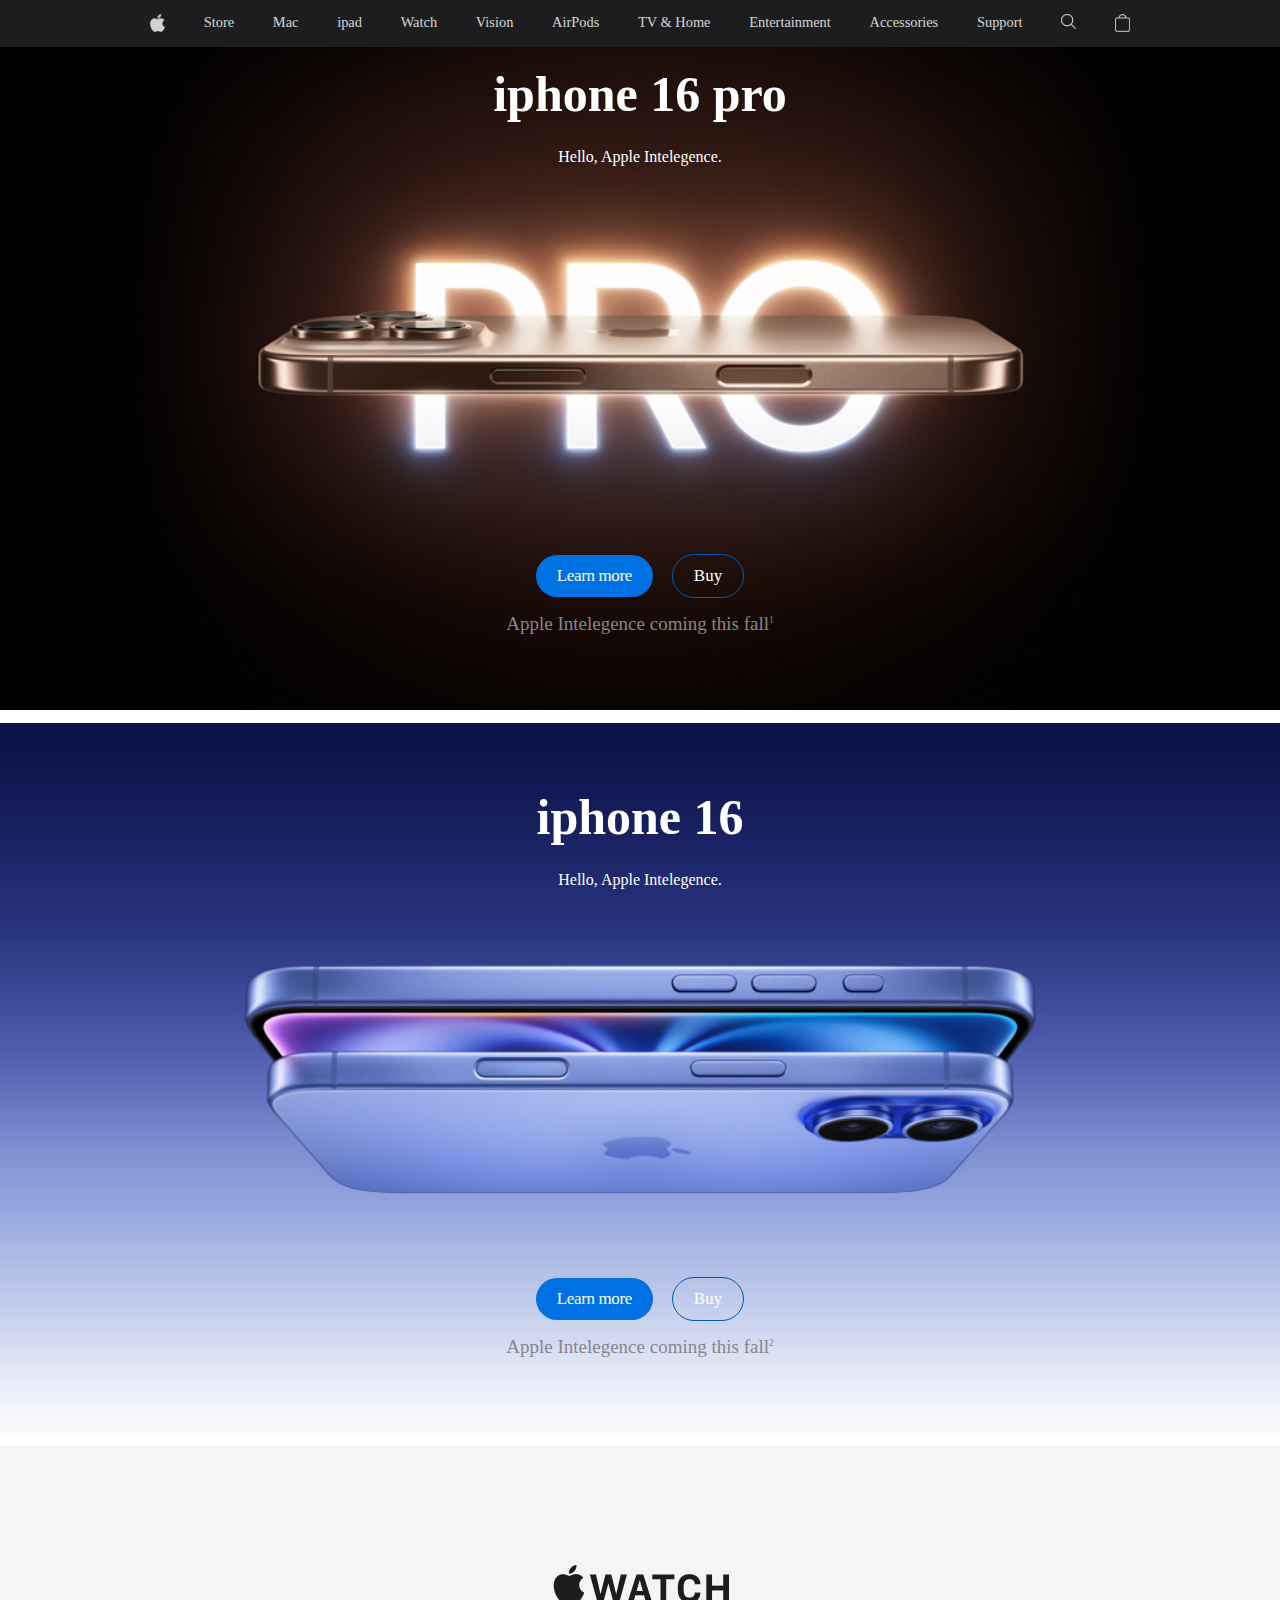
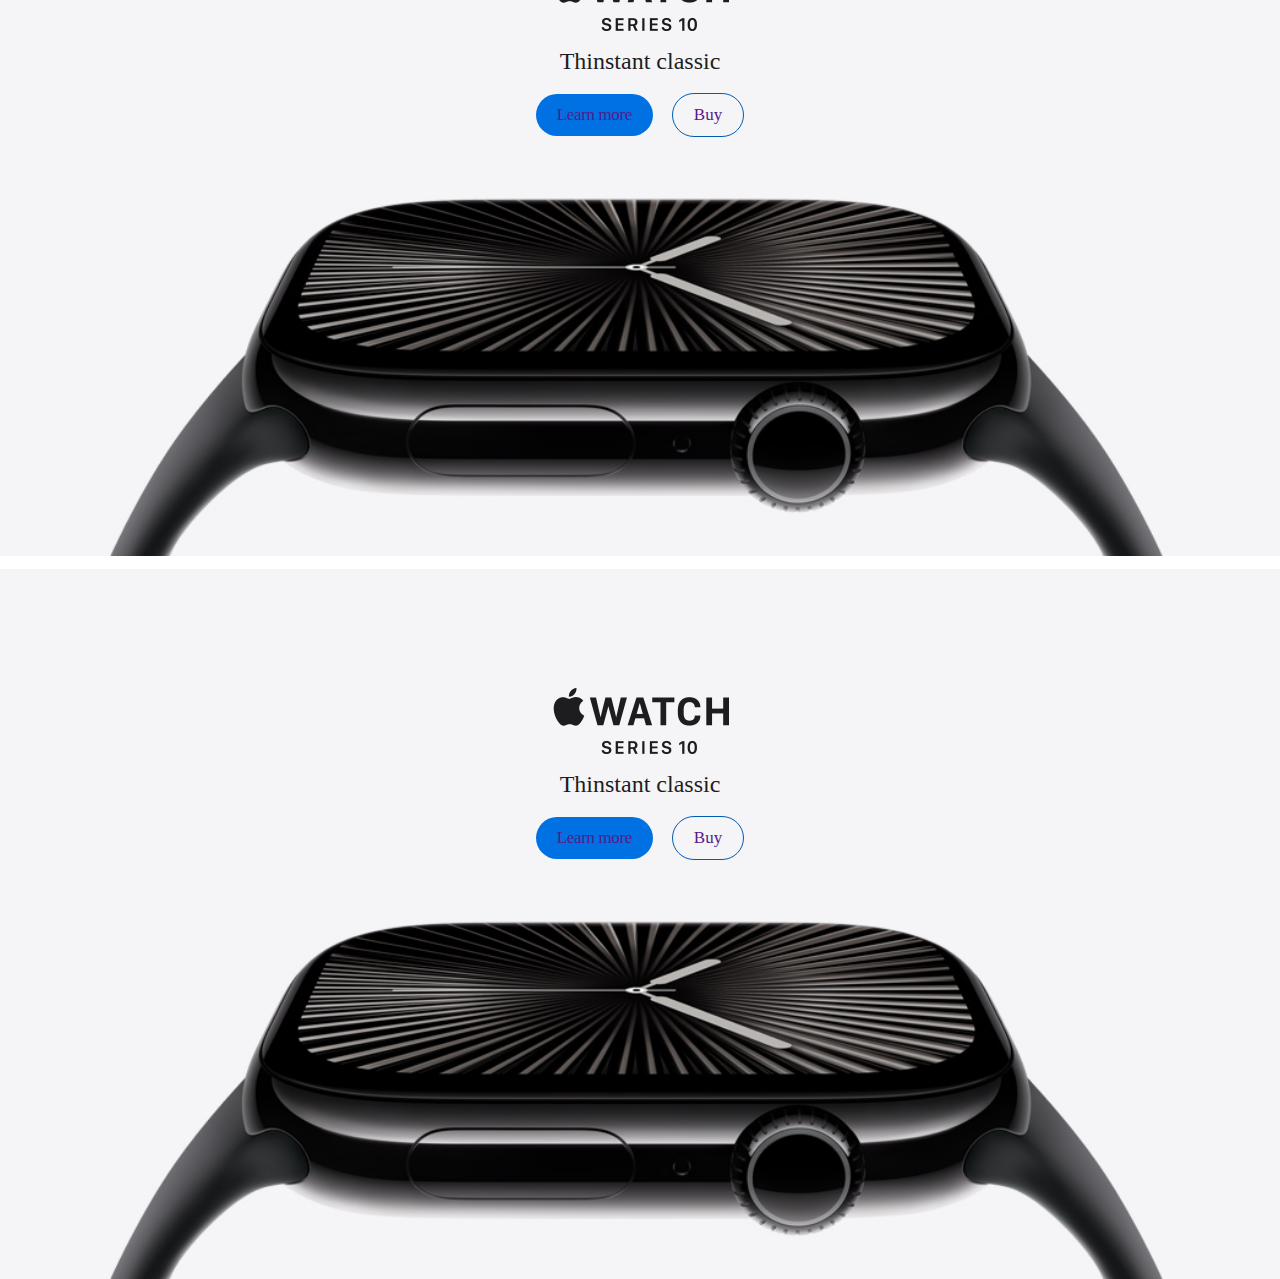
<file: Phase-1/Week-4/AppleNew/index.html>
<!DOCTYPE html>
<html lang="en">

<head>
    <meta charset="UTF-8">
    <meta name="viewport" content="width=device-width, initial-scale=1.0">
    <title>Apple</title>
    <link rel="icon" type="image/x-icon" href="appleNewImage/icon/applelogo.png">
    <link rel="stylesheet" href="./CSS/style.css">
</head>
<body>
 <div class="author-wrapper">
    <header class="header-section-wapper">
        <div class="internal-wrapper">
             <div class="links-wrapper">
                 <ul>
                     <li class="logo-link"><a href=""><img src="./appleNewImage/icon/logo.png" alt=""></a></li>
                     <li><a href="">Store</a></li>
                     <li><a href="">Mac</a></li>
                     <li><a href="">ipad</a></li>
                     <li><a href="">Watch</a></li>
                     <li><a href="">Vision</a></li>
                     <li><a href="">AirPods</a></li>
                     <li><a href="">TV & Home</a></li>
                     <li><a href="">Entertainment</a></li>
                     <li><a href="">Accessories</a></li>
                     <li><a href="">Support</a></li>
                     <li class="search-link"><a href=""><img src="./appleNewImage/icon/search-icon.png" alt=""></a></li>
                     <li class="cart-link"><a href=""><img src="./appleNewImage/icon/cart.png" alt=""></a></li>
                 </ul>
             </div>

        </div>
    </header>
</div>

<!-- mainhighlight section -->

<section class="mainhighlight-wrapper">
    <div class="internalWrapper">
        <div class="model">
            <h2 class="headline">iphone 16 pro</h2>
            <p class="subhead">Hello, Apple Intelegence.</p>
        </div> 
        <div class="bottomText-wrapper">
            <div class="linksWrapper">
                <ul>
                    <li class="button"><a href="">Learn more</a></li>
                    <li class="Buy"><a href="">Buy</a></li>
                </ul>
            </div>
            
                <p class="applePara">Apple Intelegence coming this fall<sup class="sup-number" >1</sup></p> 
        
        </div>
    </div>
</section>


<!-- secondhighlight section -->

<section class="secondhighlight-wrapper">
    <div class="internalWrapper">
        <div class="model">
            <h2 class="headline">iphone 16 </h2>
            <p class="subhead">Hello, Apple Intelegence.</p>
        </div> 
        <div class="bottomText-wrapper">
            <div class="linksWrapper">
                <ul>
                    <li class="button"><a href="">Learn more</a></li>
                    <li class="Buy"><a href="">Buy</a></li>
                </ul>
            </div>
            
                <p class="applePara">Apple Intelegence coming this fall<sup class="sup-number">2</sup></p> 
        
        </div>
    </div>
</section>

<!-- thirdhight section -->

<section class="thirdhighlight-wrapper">
    <div class="internal-Wrapper">
        <div class="thirdModel">
            <div>
                <img src="./appleNewImage/icon/hero_logo_apple_watch_series_10__dla4dkv1wfue_medium.png" alt="">
            </div>
            <h2 class="headline2">Thinstant classic </h2>  
        </div> 
        
            <div class="thirdd-linksWrapper">
                <ul>
                    <li class="button2"><a href="">Learn more</a></li>
                    <li class="Buy2"><a href="">Buy</a></li>
                </ul>
            </div>
             
    </div>
</section>


<section class="thirdhighlight-wrapper">
    <div class="internal-Wrapper">
        <div class="thirdModel">
            <div>
                <img src="./appleNewImage/icon/hero_logo_apple_watch_series_10__dla4dkv1wfue_medium.png" alt="">
            </div>
            <h2 class="headline2">Thinstant classic </h2>  
        </div> 
        
            <div class="thirdd-linksWrapper">
                <ul>
                    <li class="button2"><a href="">Learn more</a></li>
                    <li class="Buy2"><a href="">Buy</a></li>
                </ul>
            </div>
             
    </div>
</section>
</body>

</html>
</file>
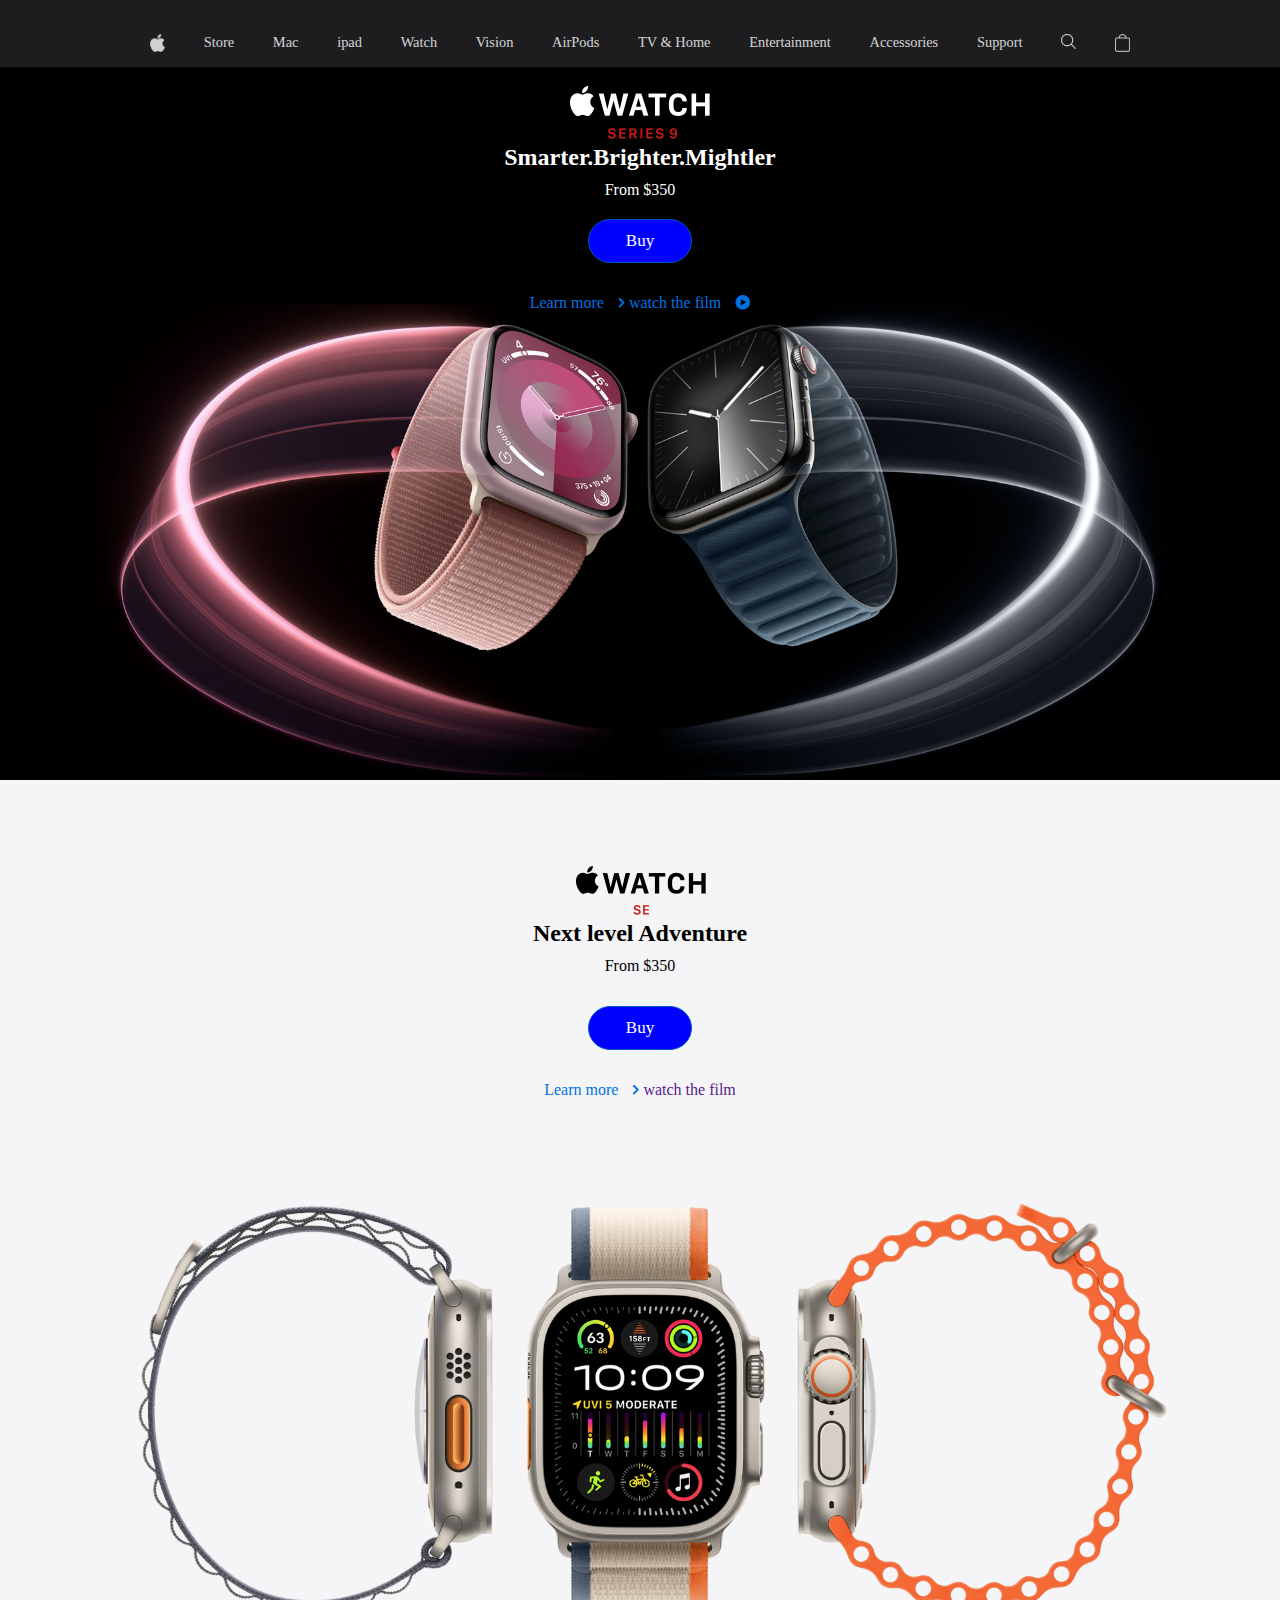
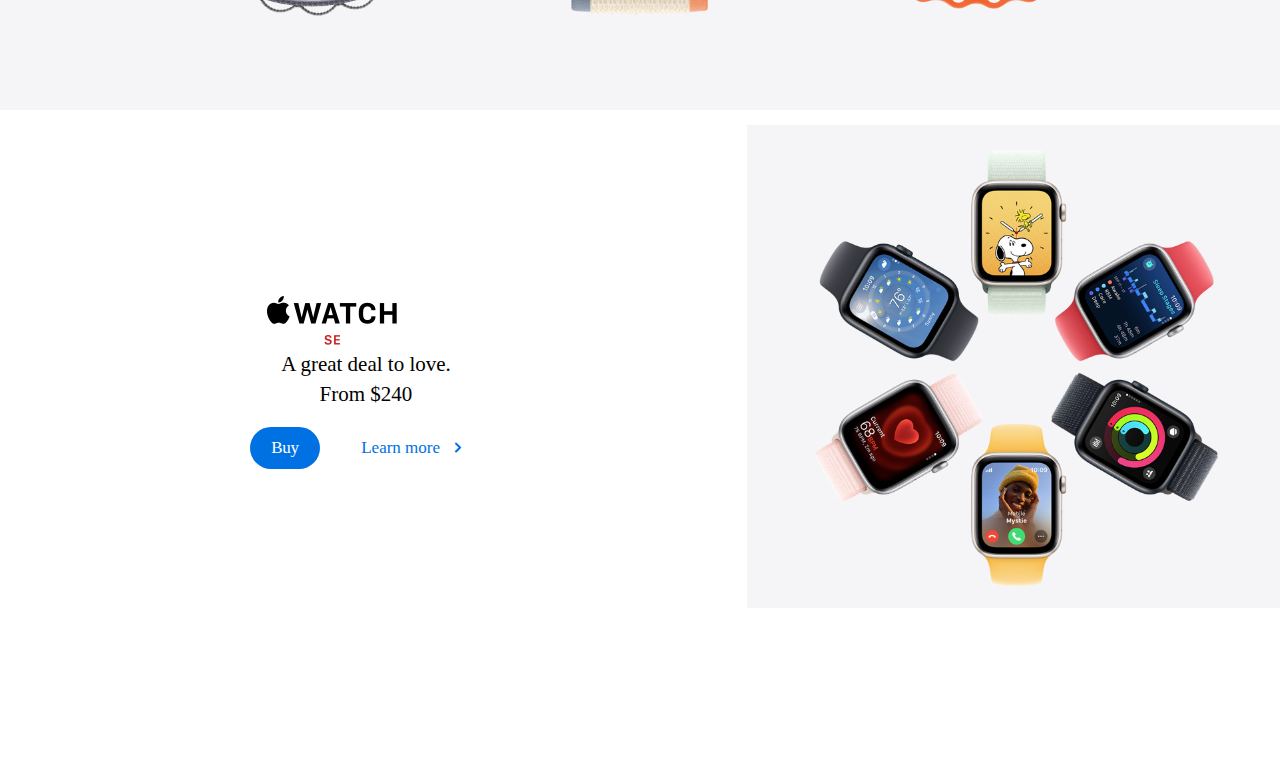
<file: Phase-1/Week-4/week-4 bonus questions/AppleWatchPage/index.html>
<!DOCTYPE html>
<html lang="en">

<head>
    <meta charset="UTF-8">
    <meta name="viewport" content="width=device-width, initial-scale=1.0">
    <title>Apple Watch Page</title>
    <link rel="stylesheet" href="./CSS/stayle.css">
    <!-- font awesome -->
    <link rel="stylesheet" href="https://cdnjs.cloudflare.com/ajax/libs/font-awesome/4.7.0/css/font-awesome.min.css">
</head>

<body>
    <!-- header section -->
    <div class="author-wrapper">
        <header class="header-section-wapper">
            <div class="internal-wrapper">
                <div class="links-wrapper">
                    <ul>
                        <li class="logo-link"><a href=""><img src="./imagee/logo.png" alt=""></a></li>
                        <li><a href="">Store</a></li>
                        <li><a href="">Mac</a></li>
                        <li><a href="">ipad</a></li>
                        <li><a href="">Watch</a></li>
                        <li><a href="">Vision</a></li>
                        <li><a href="">AirPods</a></li>
                        <li><a href="">TV & Home</a></li>
                        <li><a href="">Entertainment</a></li>
                        <li><a href="">Accessories</a></li>
                        <li><a href="">Support</a></li>
                        <li class="search-link"><a href=""><img src="./imagee/search-icon.png" alt=""></a></li>
                        <li class="cart-link"><a href=""><img src="./imagee/cart.png" alt=""></a></li>
                    </ul>
                </div>

            </div>
        </header>
    </div>
    <!-- mainheader section -->
    <section class="mainhighlight-wrapper">
        <div class="internal-Wrapper">
            <div class="Model">
                <div>
                    <img src="./imagee/watch9.png" alt="">
                </div>
                <div>
                    <h2 class="headline2">Smarter.Brighter.Mightler </h2>
                    <p class="price"> From $350</p>
                </div>
            </div>
            <div class="Buy">
                <ul>
                    <li class="Buy1"><a href="">Buy</a></li>
                </ul>
            </div>
            <div class="slinks-wrapper">
                <ul>
                    <li class="learnmore"><a href="">Learn more</a></li>
                    <li class="watchfilm"><a href="">watch the film</a></li>
                </ul>
            </div>

        </div>
    </section>
    <!-- second page -->

    <section class="second-highlight-wrapper">
        <div class="internal-Wrapper">
            <div class="Model">
                <div>
                    <img src="./imagee/watch_SE.png" alt="">
                </div>
                <div>
                    <h2 class="headline2">Next level Adventure </h2>
                    <p class="price1"> From $350</p>
                </div>
            </div>
            <div class="Buy">
                <ul>
                    <li class="Buy1"><a href="">Buy</a></li>
                </ul>
            </div>
            <div class="slinks-wrapper">
                <ul>
                    <li class="learnmore"><a href="">Learn more</a></li>
                    <li><a href="">watch the film</a></li>
                </ul>
            </div>

        </div>
    </section>

    <!-- third section -->
    <div class="third-highlight-wrapper">
        <div class="left-side-wrapper">
            <div class="logo-wrapper">
                <img src="./imagee/watch_SE.png" alt="">
            </div>

            <div class="center">
                <div class="proWrapper">
                    <p>A great deal to love.</p>
                </div>
                <div>
                    <p class="third-price"> From $240</p>
                </div>
            </div>
            <div class="slinks-wrapper">
                <ul>
                    <li class="button"><a href="">Buy</a></li>
                    <li class="Buy learnmore"><a href="">Learn more</a></li>
                </ul>
            </div>
        </div>
        <div class="right-side-wrapper">
            <div class="top-logo-wrapper">
                <div class="logo-wrapper">
                    <img src="./imagee/section three.PNG" alt="">
                </div>

            </div>

        </div>
    </div>
</body>

</html>
</file>
<file: Phase-1/Week-4/AppleNew/CSS/style.css>
* {
  padding: 0;
  margin: 0;
}
img {
  max-width: 100%;
  max-height: 100%;
}

.header-section-wapper {
  background-color: #1d1d1f;
  color: white;
  font-weight: 200;
  font-size: 0.9em;
  position: fixed;
  width: 100%;
}
.header-section-wapper ul {
  display: flex;
  justify-content: space-between;
}
.headline {
  margin-bottom: 25px;
}
.internal-wrapper {
  width: 980px;
  padding: 0 10px;
  margin: 0 auto;
}

.internal-wrapper ul li a {
  text-decoration: none;
  color: white;
}
.header-section-wapper ul {
  list-style: none;
}
.header-section-wapper .links-wrapper ul li {
  display: inline-block;
  padding: 14px 0 8px;
  height: 25px;
  opacity: 0.8;
}
.header-section-wapper .links-wrapper ul li:hover {
  opacity: 1;
}
.logo-link img,
.search-link img,
.cart-link img {
  width: 15px;
  display: block;
}
.headerWrapper .header-links-wrapper ul li.logo-link {
  padding: 12px 0 10px;
}
.headerWrapper .header-links-wrapper ul li.search-link {
  padding: 10px 0 8px;
}
.headerWrapper .header-links-wrapper ul li.cart-link {
  padding: 12px 0 10px;
}

/* mainhightlight section */

.mainhighlight-wrapper {
  background-image: url(../appleNewImage/home/hero_iphone16pro_avail__fnf0f9x70jiy_large.jpg);
  text-align: center;
  padding-bottom: 25px 0;
  background-size: cover;
  background-position: center;
  color: white;
  background-repeat: no-repeat;
  padding: 65px 20px;
  height: 580px;
}
.internalWrapper {
  display: flex;
  height: 570px;
  flex-direction: column;
  justify-content: space-between;
}
.linksWrapper ul li {
  display: inline-block;
  justify-content: space-around;
 
}
.internalWrapper h2 {
  font-size: 50px;
}

.button {
  background-color: #0071e3;
  border-radius: 30px;
  font-size: 17px;
  color: white;
  margin-right: 15px;
  text-align: center;
  font-weight: 400;
  line-height: 1.17648;
  letter-spacing: -0.022em;
  min-width: 28px;
  padding: 11px 21px;
}
.Buy {
  border-radius: 30px;
  border: 1px solid #005bb5;
  font-size: 17px;
  text-align: center;
  font-weight: 400;
  padding: 11px 21px;
}
.Buy:hover {
  background-color: #0071e3;
  color: #005bb5;
  border-radius: 30px;
}
.linksWrapper ul a {
  color: white;
  text-decoration: none;
}
.applePara {
  color: #86868b;
  font-size: 19px;
  margin-top: 15px;
}
.sup-number{
    font-size: .5em;
}
.model {
  padding-bottom: 10px;
}
/* second main section */

.secondhighlight-wrapper {
  background-image: url(../appleNewImage/home/hero_iphone16_avail__euwzls69btea_large.jpg);
  text-align: center;
  padding-bottom: 25px 0;
  background-size: cover;
  background-position: center;
  color: white;
  background-repeat: no-repeat;
  padding: 65px 20px;
  height: 580px;
  margin-top: 13px;
}
.model {
    padding-bottom: 10px;
  }
  /* thirdhight section */

.thirdhighlight-wrapper{
  background-image: url(../appleNewImage/home/hero_apple_watch_series_10_avail_lte__esu66gaw6dci_large.jpg);
  text-align: center;
  padding-bottom: 25px 0;
  background-size: cover;
  background-position: center;
  background-repeat: no-repeat;
  padding: 65px 20px;
  height: 580px;
  margin-top: 13px;
}
.thirdModel{
  text-align: center;
  padding-top: 53px;
}
.button2 {
  background-color: #0071e3;
  border-radius: 30px;
  font-size: 17px;
  color: white;
  margin-right: 15px;
  text-align: center;
  font-weight: 400;
  letter-spacing: -0.022em;
  padding: 11px 21px;
}
.thirdd-linksWrapper ul{
  list-style: none;
}
.thirdd-linksWrapper ul li{
  display: inline-block;
}
.Buy2 {
  border-radius: 30px;
  border: 1px solid #005bb5;
  font-size: 17px;
  text-align: center;
  font-weight: 400;
  padding: 11px 21px;
}
.Buy2:hover{
  background-color: #0071e3;
  color: #005bb5;
  border-radius: 30px;
}
.thirdd-linksWrapper ul li a{
  text-decoration: none;
}
.headline2{
  margin-top: 12px;
  font-size: 24px;
  font-weight: 400;
  color: #1d1d1f;
}
.thirdd-linksWrapper{
  margin-top: 18px;
}
</file>
<file: Phase-1/Week-4/week-4 bonus questions/AppleWatchPage/CSS/stayle.css>
* {
  padding: 0;
  margin: 0;
}
img {
  max-width: 100%;
  max-height: 100%;
}
/* ********************* */
/* header section */
/* ******************** */

.header-section-wapper {
  background-color: #1d1d1f;
  color: white;
  font-weight: 200;
  font-size: 0.9em;
  position: fixed;
  width: 100%;
}

.header-section-wapper ul {
  display: flex;
  justify-content: space-between;
}
.headline {
  margin-bottom: 25px;
}
.internal-wrapper {
  width: 980px;
  padding: 0 10px;
  margin: 0 auto;
}

.internal-wrapper ul li a {
  text-decoration: none;
  color: white;
}
.header-section-wapper ul {
  list-style: none;
}
.header-section-wapper .links-wrapper ul li {
  display: inline-block;
  padding: 14px 0 8px;
  height: 25px;
  opacity: 0.8;
}
.header-section-wapper .links-wrapper ul li:hover {
  opacity: 1;
}
.logo-link img,
.search-link img,
.cart-link img {
  width: 15px;
  display: block;
}
.headerWrapper .header-links-wrapper ul li.logo-link {
  padding: 12px 0 10px;
}
.headerWrapper .header-links-wrapper ul li.search-link {
  padding: 10px 0 8px;
}
.headerWrapper .header-links-wrapper ul li.cart-link {
  padding: 12px 0 10px;
}

/* ********************* */
/* main section */
/* ******************** */
.mainhighlight-wrapper {
  background-image: url(../imagee/section\ one.PNG);
  text-align: center;
  height: 650px;
  background-position: bottom;
  background-repeat: no-repeat;
  background-size: bottom;
  text-align: center;
  padding: 65px 20px;
  color: white;
  background-color: black;
}
.Model {
  padding-top: 20px;
}
.headline2 {
  padding-bottom: 10px;
}
.price {
  padding-bottom: 9px;
}
.internal-wrapper {
  padding-top: 20px;
}
.slinks-wrapper ul {
  list-style: none;
}
.Buy ul {
  list-style: none;
  text-align: center;
}
.Buy ul li a {
  text-decoration: none;
  color: white;
}
.Buy1 {
  display: inline-block;
  border: 1px solid #005bb5;
  font-size: 17px;
  text-align: center;
  font-weight: 400;
  padding: 11px 21px;
  border-radius: 30px;
  width: 60px;
  background-color: blue;
}
.slinks-wrapper ul li {
  display: inline-block;
  justify-content: space-around;
}
.slinks-wrapper ul {
  padding-top: 20px;
  text-align: center;
  display: inline-block;
}
.slinks-wrapper ul a {
  text-decoration: none;
}
.watchfilm a::after {
  font-family: "FontAwesome";
  font-weight: 900;
  content: "\f144";
  padding-left: 15px;
}
.learnmore a::after {
  font-family: "FontAwesome";
  font-weight: 900;
  content: "\f105";
  padding-left: 15px;
}
.watchfilm a {
  color: #0071e3;
}
.learnmore a {
  color: #0071e3;
}
/* ********************* */
/* second section */
/* ******************** */
.second-highlight-wrapper {
  background-image: url(../imagee/seciton\ twoo.png);
  text-align: center;
  height: 800px;
  background-position: bottom;
  background-repeat: no-repeat;
  background-size: bottom;
  text-align: center;
  padding: 65px 20px;
  color: black;
  background-color: #f5f5f7;
}
.price1 {
  color: black;
  padding-bottom: 20px;
}

/* ********************* */
/* third section */
/* ******************** */

.third-highlight-wrapper {
  display: flex;
  justify-content: space-between;
  background: #fff;
  margin-top: 15px;
  width: 100%;
 
}
/* ********************* */
/* third section ////// left*/
/* ******************** */ 

.left-side-wrapper {
  max-width: 50%;
  margin: 0 auto;
  padding-top: 170px;
  padding-bottom: 300px;
  font-size: 21px;

}
.center{
  margin: 0 auto;
}

.button {
  background-color: #0071e3;
  border-radius: 30px;
  font-size: 17px;
  color: white;
  margin-right: 15px;
  text-align: center;
  font-weight: 400;
  line-height: 1.17648;
  letter-spacing: -0.022em;
  min-width: 28px;
  padding: 11px 21px;
}
.button a {
  color: white;
}
.Buy {
  border-radius: 30px;
  font-size: 17px;
  text-align: center;
  font-weight: 400;
  padding: 11px 21px;
  color: white;
}
.third-price {
  text-align: center;
  padding-top: 5px;

}
.proWrapper {
  text-align: center;
  
}
.logo-wrapper img {
 margin: 0 auto;
  /* padding: 5px; */
  padding-left: 15px;
 
}

/* ********************* */
/* third section ////// right*/
/* ******************** */ 
.right-side-wrapper {
  background-position: center;
  background-repeat: no-repeat;
  background-size: cover;
  max-width: 50%;
 
}
</file>
